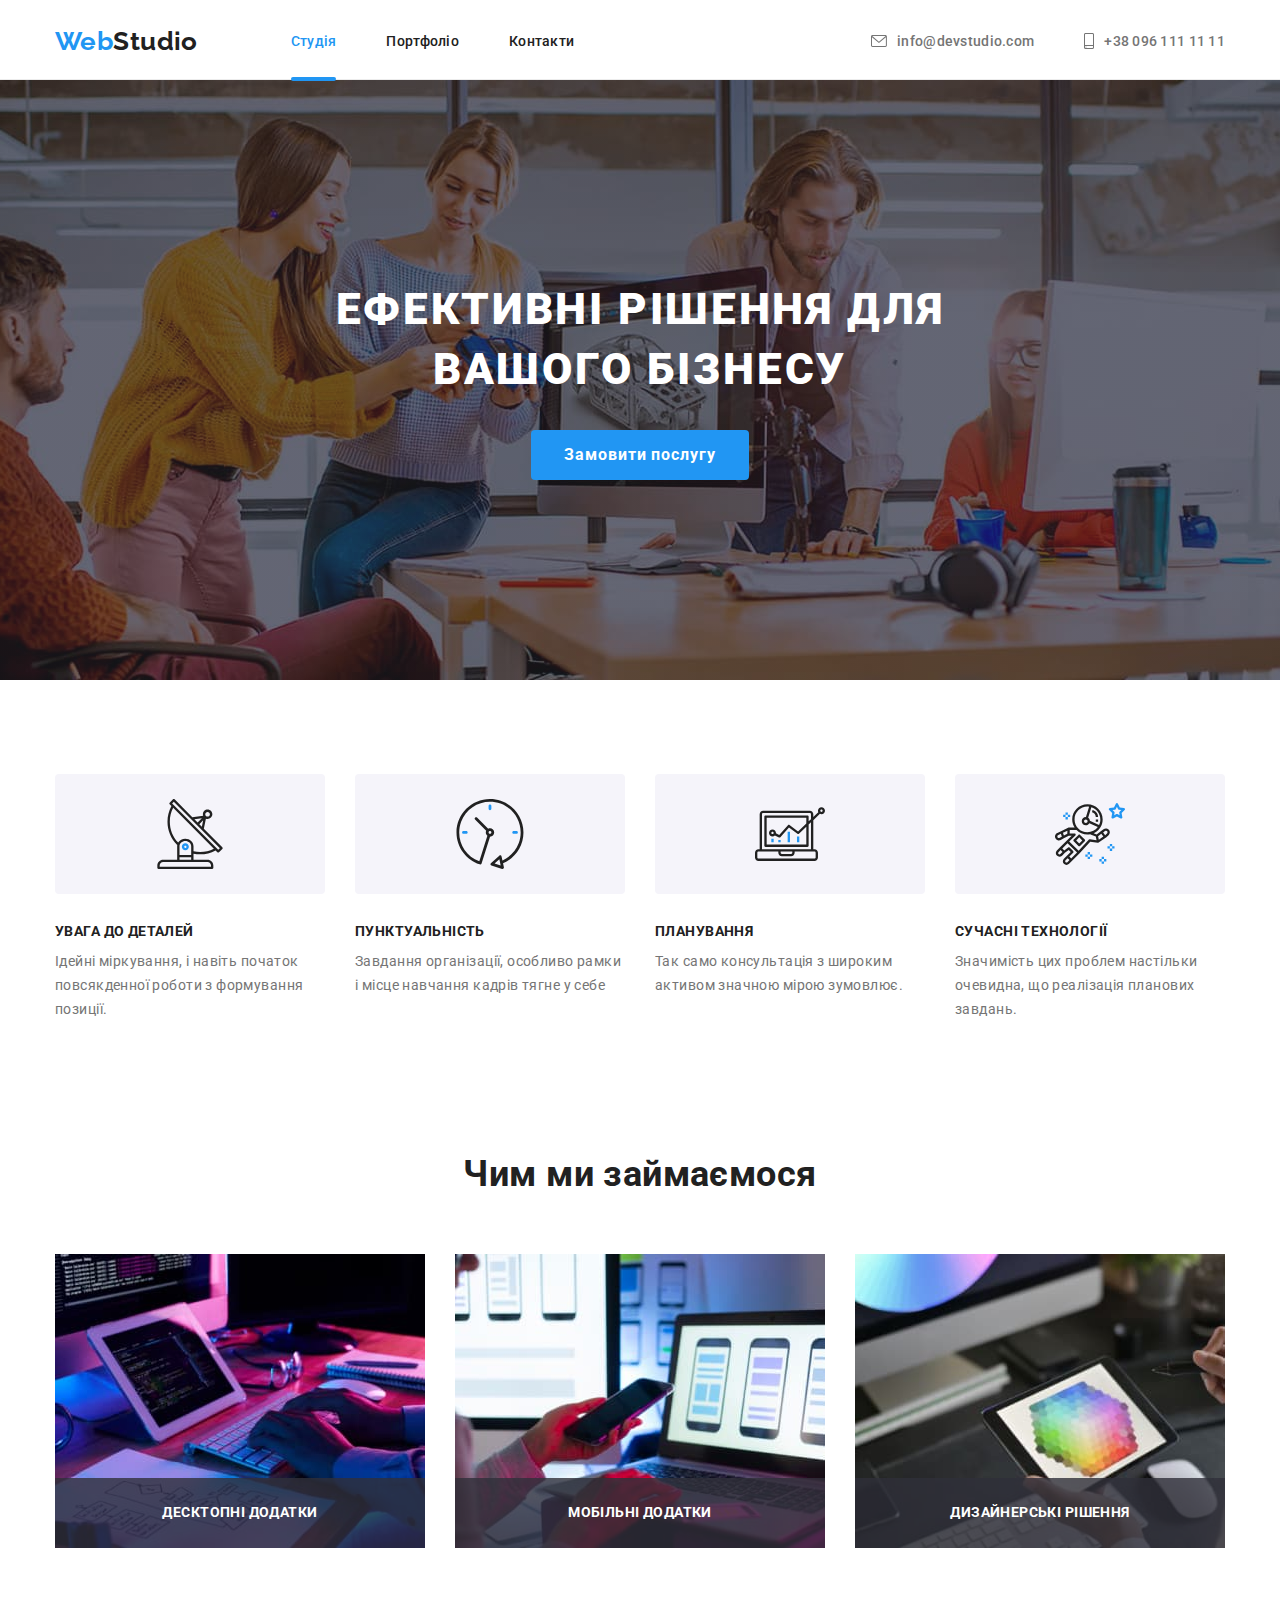
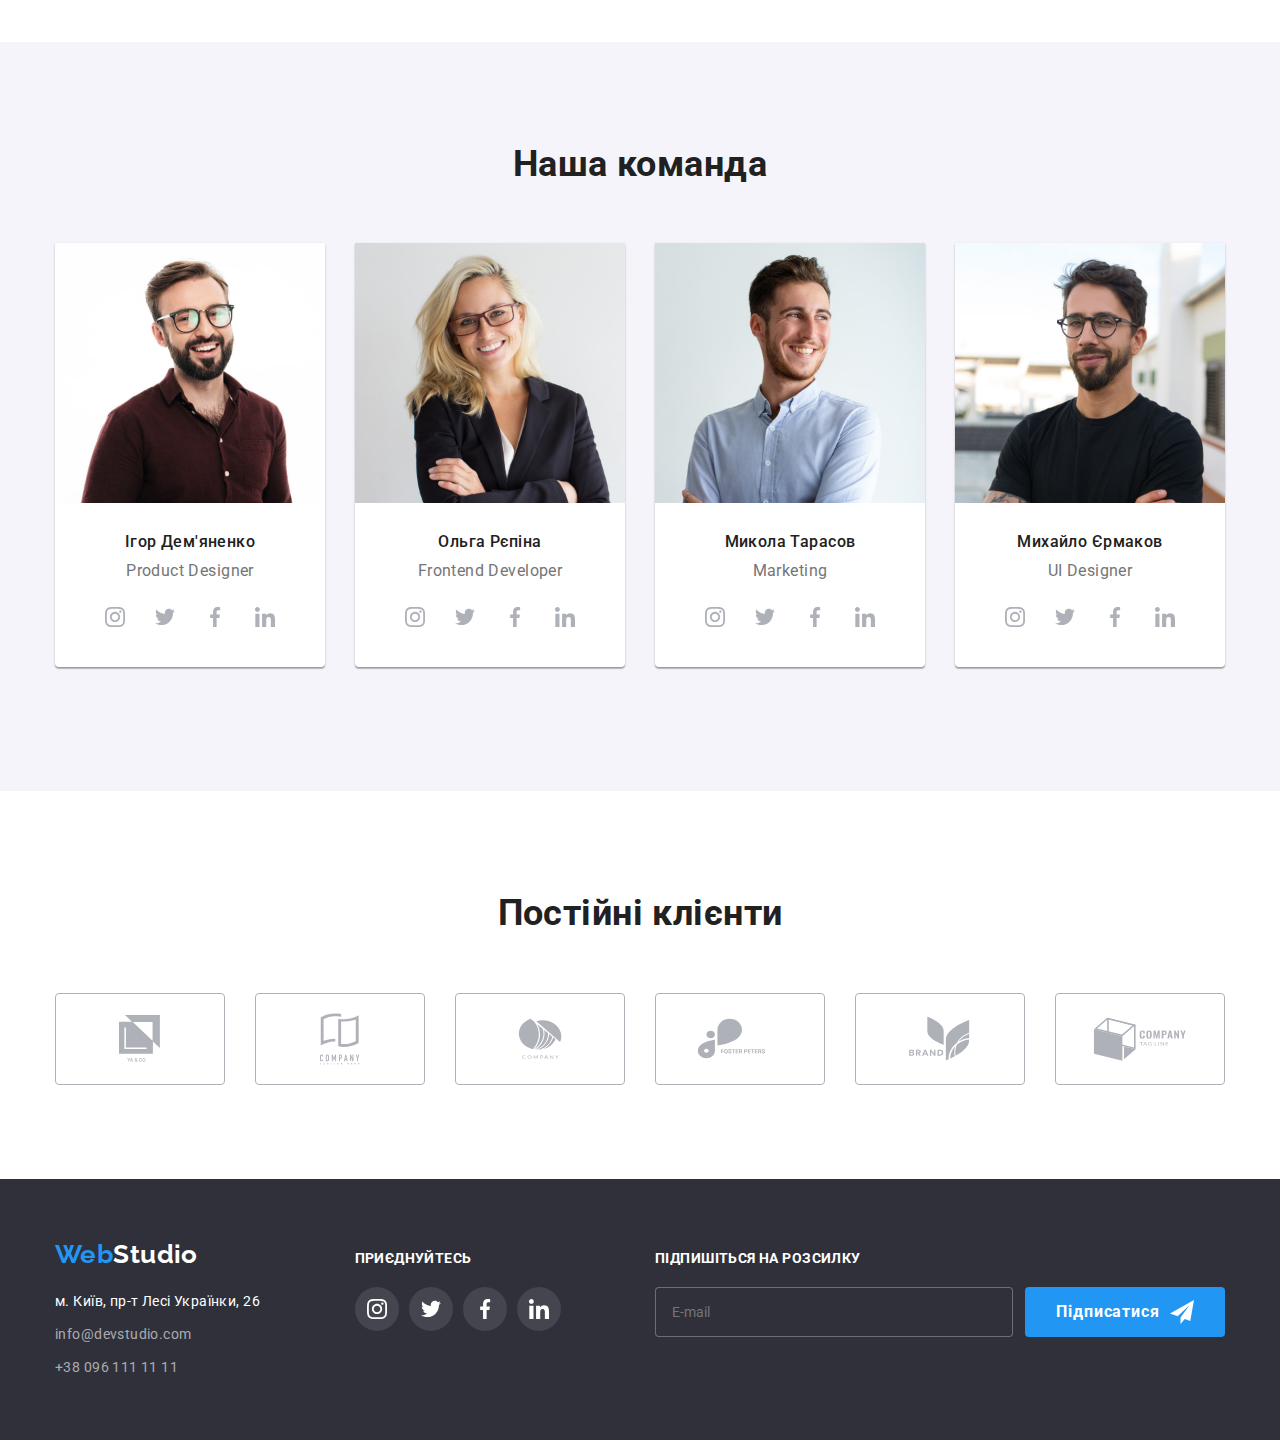
<file: index.html>
<!DOCTYPE html>
<html lang="uk">
  <head>
    <meta charset="UTF-8" />
    <meta http-equiv="X-UA-Compatible" content="IE=edge" />
    <meta name="viewport" content="width=device-width, initial-scale=1.0" />
    <title>WebStudio</title>
    <link rel="preconnect" href="https://fonts.googleapis.com" />
    <link rel="preconnect" href="https://fonts.gstatic.com" crossorigin />
    <link
      href="https://fonts.googleapis.com/css2?family=Raleway:wght@700&family=Roboto:wght@400;500;700;900&display=swap"
      rel="stylesheet"
    />
    <link rel="stylesheet" href="./css/main.min.css" />
  </head>
  <body>
    <!-- Шапка сайту -->
    <header class="header">
      <div class="container header-items">
        <a href="./index.html" class="logo header-logo link"
          >Web<span class="logo-black">Studio</span></a
        >

        <nav class="site-nav">
          <ul class="site-nav-list list">
            <li class="site-nav-item">
              <a class="site-nav-link link current" href="./index.html"
                >Студія</a
              >
            </li>
            <li class="site-nav-item">
              <a class="site-nav-link link" href="./portfolio.html"
                >Портфоліо</a
              >
            </li>
            <li class="site-nav-item">
              <a class="site-nav-link link" href="">Контакти</a>
            </li>
          </ul>
        </nav>

        <ul class="contact list">
          <li class="contact-item">
            <a class="contact-link link" href="mailto:info@devstudio.com"
              ><svg
                class="contact-icon contact-icon-envelope"
                width="16"
                height="12"
              >
                <use href="./images/symbol-defs.svg#icon-envelope"></use>
              </svg>
              info@devstudio.com</a
            >
          </li>
          <li class="contact-item">
            <a class="contact-link link" href="tell:+380961111111"
              ><svg
                class="contact-icon contact-icon-smartphone"
                width="10"
                height="16"
              >
                <use href="./images/symbol-defs.svg#icon-smartphone"></use></svg
              >+38 096 111 11 11</a
            >
          </li>
        </ul>

        <button type="button" class="menu-open" data-menu-open>
          <svg width="40" height="40" aria-label="Перемикач мобільного меню">
            <use href="./images/symbol-defs.svg#icon-menu-40px"></use>
          </svg>
        </button>
      </div>

      <div class="mob-menu is-hidden" data-menu>
        <div class="mob-container">
          <button type="button" class="mob-menu-close" data-menu-close>
            <svg width="40" height="40">
              <use href="./images/symbol-defs.svg#icon-close-40px"></use>
            </svg>
          </button>
          <ul class="mob-menu-list list">
            <li class="mob-menu-item">
              <a class="mob-menu-link link current" href="./index.html"
                >Студія</a
              >
            </li>
            <li class="mob-menu-item">
              <a class="mob-menu-link link" href="./portfolio.html"
                >Портфоліо</a
              >
            </li>
            <li class="mob-menu-item">
              <a class="mob-menu-link link" href="">Контакти</a>
            </li>
          </ul>

          <div class="mob-contacts">
            <ul class="mob-contact list">
              <li class="mob-contact-item">
                <a class="mob-contact-tel link" href="tell:+380961111111"
                  >+38 096 111 11 11</a
                >
              </li>
              <li class="mob-contact-item">
                <a
                  class="mob-contact-mail link"
                  href="mailto:info@devstudio.com"
                >
                  info@devstudio.com</a
                >
              </li>
            </ul>

            <ul class="mob-social list">
              <li class="mob-social-item">
                <a href="" class="mob-social-link link">Instagram</a>
              </li>
              <li class="mob-social-item">
                <a href="" class="mob-social-link link">Twitter</a>
              </li>
              <li class="mob-social-item">
                <a href="" class="mob-social-link link">Facebook</a>
              </li>
              <li class="mob-social-item">
                <a href="" class="mob-social-link link">LinkedIn</a>
              </li>
            </ul>
          </div>
        </div>
      </div>
    </header>

    <!-- Основний і унікальний контент -->
    <main>
      <section class="hero">
        <h1 class="hero--title">
          Ефективні рішення для<br />
          вашого бізнесу
        </h1>
        <button type="button" class="hero--button" data-modal-open>
          Замовити послугу
        </button>
      </section>

      <section class="section features">
        <div class="container">
          <h2 class="section-title visually-hidden">Наші переваги</h2>
          <ul class="features list">
            <li class="features--item">
              <div class="features--pic">
                <svg class="features--icon" width="70" height="70">
                  <use
                    href="./images/symbol-defs.svg#icon-satellite-features"
                  ></use>
                </svg>
              </div>
              <h3 class="features--title title">УВАГА ДО ДЕТАЛЕЙ</h3>
              <p class="features--text">
                Ідейні міркування, і навіть початок повсякденної роботи з
                формування позиції.
              </p>
            </li>
            <li class="features--item">
              <div class="features--pic">
                <svg class="features--icon" width="70" height="70">
                  <use
                    href="./images/symbol-defs.svg#icon-clock-features"
                  ></use>
                </svg>
              </div>
              <h3 class="features--title title">ПУНКТУАЛЬНІСТЬ</h3>
              <p class="features--text">
                Завдання організації, особливо рамки і місце навчання кадрів
                тягне у себе
              </p>
            </li>
            <li class="features--item">
              <div class="features--pic">
                <svg class="features--icon" width="70" height="70">
                  <use
                    href="./images/symbol-defs.svg#icon-diagram-features"
                  ></use>
                </svg>
              </div>
              <h3 class="features--title title">ПЛАНУВАННЯ</h3>
              <p class="features--text">
                Так само консультація з широким активом значною мірою зумовлює.
              </p>
            </li>
            <li class="features--item">
              <div class="features--pic">
                <svg class="features--icon" width="70" height="70">
                  <use
                    href="./images/symbol-defs.svg#icon-astronaut-features"
                  ></use>
                </svg>
              </div>
              <h3 class="features--title title">СУЧАСНІ ТЕХНОЛОГІЇ</h3>
              <p class="features--text">
                Значимість цих проблем настільки очевидна, що реалізація
                планових завдань.
              </p>
            </li>
          </ul>
        </div>
      </section>

      <section class="section work">
        <div class="container">
          <h2 class="section-title">Чим ми займаємося</h2>
          <ul class="work--list list">
            <li class="work--item">
              <div class="work--thumb">
                <img
                  srcset="
                    ./images/work/box-1.jpg    1x,
                    ./images/work/box-1-2x.jpg 2x
                  "
                  src="./images/work/box-1.jpg"
                  alt="пише код на комп'ютері"
                  width="370"
                />
                <div class="work--overlay">
                  <h3 class="work--title title">Десктопні додатки</h3>
                </div>
              </div>
            </li>
            <li class="work--item">
              <div class="work--thumb">
                <img
                  srcset="
                    ./images/work/box-2.jpg    1x,
                    ./images/work/box-2-2x.jpg 2x
                  "
                  src="./images/work/box-2.jpg"
                  alt="обирає мобільний інтерфейс"
                  width="370"
                />
                <div class="work--overlay">
                  <h3 class="work--title title">Мобільні додатки</h3>
                </div>
              </div>
            </li>
            <li class="work--item">
              <div class="work--thumb">
                <img
                  srcset="
                    ./images/work/box-3.jpg    1x,
                    ./images/work/box-3-2x.jpg 2x
                  "
                  src="./images/work/box-3.jpg"
                  alt="обирає колір на планшеті"
                  width="370"
                />
                <div class="work--overlay">
                  <h3 class="work--title title">Дизайнерські рішення</h3>
                </div>
              </div>
            </li>
          </ul>
        </div>
      </section>

      <section class="section team">
        <div class="container">
          <h2 class="section-title">Наша команда</h2>
          <ul class="team-list list">
            <li class="team-item">
              <picture>
                <source
                  srcset="
                    ./images/team/team-1.jpg         1x,
                    ./images/team/team-1-desk-2x.jpg 2x
                  "
                  media="(min-width: 1200px)"
                />
                <source
                  srcset="
                    ./images/team/team-1-tab.jpg    1x,
                    ./images/team/team-1-tab-2x.jpg 2x
                  "
                  media="(min-width: 768px)"
                />
                <source
                  srcset="
                    ./images/team/team-1-mob.jpg    1x,
                    ./images/team/team-1-mob-2x.jpg 2x
                  "
                  media="(max-width: 767px)"
                />
                <img src="./images/team/team-1.jpg" alt="фото 1" width="450" />
              </picture>

              <div class="team-card">
                <h3 class="team-name">Ігор Дем'яненко</h3>
                <p class="team-title" lang="en">Product Designer</p>
                <ul class="social list">
                  <li class="social-item">
                    <a href="" class="social-link">
                      <svg class="social-icon" width="20" height="20">
                        <use
                          href="./images/symbol-defs.svg#icon-instagram"
                        ></use>
                      </svg>
                    </a>
                  </li>
                  <li class="social-item">
                    <a href="" class="social-link">
                      <svg class="social-icon" width="20" height="20">
                        <use href="./images/symbol-defs.svg#icon-twitter"></use>
                      </svg>
                    </a>
                  </li>
                  <li class="social-item">
                    <a href="" class="social-link">
                      <svg class="social-icon" width="20" height="20">
                        <use
                          href="./images/symbol-defs.svg#icon-facebook"
                        ></use>
                      </svg>
                    </a>
                  </li>
                  <li class="social-item">
                    <a href="" class="social-link">
                      <svg class="social-icon" width="20" height="20">
                        <use
                          href="./images/symbol-defs.svg#icon-linkedin"
                        ></use>
                      </svg>
                    </a>
                  </li>
                </ul>
              </div>
            </li>
            <li class="team-item">
              <picture>
                <source
                  srcset="
                    ./images/team/team-2.jpg         1x,
                    ./images/team/team-2-desk-2x.jpg 2x
                  "
                  media="(min-width: 1200px)"
                />
                <source
                  srcset="
                    ./images/team/team-2-tab.jpg    1x,
                    ./images/team/team-2-tab-2x.jpg 2x
                  "
                  media="(min-width: 768px)"
                />
                <source
                  srcset="
                    ./images/team/team-2-mob.jpg    1x,
                    ./images/team/team-2-mob-2x.jpg 2x
                  "
                  media="(max-width: 767px)"
                />
                <img src="./images/team/team-2.jpg" alt="фото 1" width="450" />
              </picture>
              <div class="team-card">
                <h3 class="team-name">Ольга Рєпіна</h3>
                <p class="team-title" lang="en">Frontend Developer</p>
                <ul class="social list">
                  <li class="social-item">
                    <a href="" class="social-link">
                      <svg class="social-icon" width="20" height="20">
                        <use
                          href="./images/symbol-defs.svg#icon-instagram"
                        ></use>
                      </svg>
                    </a>
                  </li>
                  <li class="social-item">
                    <a href="" class="social-link">
                      <svg class="social-icon" width="20" height="20">
                        <use href="./images/symbol-defs.svg#icon-twitter"></use>
                      </svg>
                    </a>
                  </li>
                  <li class="social-item">
                    <a href="" class="social-link">
                      <svg class="social-icon" width="20" height="20">
                        <use
                          href="./images/symbol-defs.svg#icon-facebook"
                        ></use>
                      </svg>
                    </a>
                  </li>
                  <li class="social-item">
                    <a href="" class="social-link">
                      <svg class="social-icon" width="20" height="20">
                        <use
                          href="./images/symbol-defs.svg#icon-linkedin"
                        ></use>
                      </svg>
                    </a>
                  </li>
                </ul>
              </div>
            </li>
            <li class="team-item">
              <picture>
                <source
                  srcset="
                    ./images/team/team-3.jpg         1x,
                    ./images/team/team-3-desk-2x.jpg 2x
                  "
                  media="(min-width: 1200px)"
                />
                <source
                  srcset="
                    ./images/team/team-3-tab.jpg    1x,
                    ./images/team/team-3-tab-2x.jpg 2x
                  "
                  media="(min-width: 768px)"
                />
                <source
                  srcset="
                    ./images/team/team-3-mob.jpg    1x,
                    ./images/team/team-3-mob-2x.jpg 2x
                  "
                  media="(max-width: 767px)"
                />
                <img src="./images/team/team-3.jpg" alt="фото 1" width="450" />
              </picture>
              <div class="team-card">
                <h3 class="team-name">Микола Тарасов</h3>
                <p class="team-title" lang="en">Marketing</p>
                <ul class="social list">
                  <li class="social-item">
                    <a href="" class="social-link">
                      <svg class="social-icon" width="20" height="20">
                        <use
                          href="./images/symbol-defs.svg#icon-instagram"
                        ></use>
                      </svg>
                    </a>
                  </li>
                  <li class="social-item">
                    <a href="" class="social-link">
                      <svg class="social-icon" width="20" height="20">
                        <use href="./images/symbol-defs.svg#icon-twitter"></use>
                      </svg>
                    </a>
                  </li>
                  <li class="social-item">
                    <a href="" class="social-link">
                      <svg class="social-icon" width="20" height="20">
                        <use
                          href="./images/symbol-defs.svg#icon-facebook"
                        ></use>
                      </svg>
                    </a>
                  </li>
                  <li class="social-item">
                    <a href="" class="social-link">
                      <svg class="social-icon" width="20" height="20">
                        <use
                          href="./images/symbol-defs.svg#icon-linkedin"
                        ></use>
                      </svg>
                    </a>
                  </li>
                </ul>
              </div>
            </li>
            <li class="team-item">
              <picture>
                <source
                  srcset="
                    ./images/team/team-4.jpg         1x,
                    ./images/team/team-4-desk-2x.jpg 2x
                  "
                  media="(min-width: 1200px)"
                />
                <source
                  srcset="
                    ./images/team/team-4-tab.jpg    1x,
                    ./images/team/team-4-tab-2x.jpg 2x
                  "
                  media="(min-width: 768px)"
                />
                <source
                  srcset="
                    ./images/team/team-4-mob.jpg    1x,
                    ./images/team/team-4-mob-2x.jpg 2x
                  "
                  media="(max-width: 767px)"
                />
                <img src="./images/team/team-4.jpg" alt="фото 1" width="450" />
              </picture>
              <div class="team-card">
                <h3 class="team-name">Михайло Єрмаков</h3>
                <p class="team-title" lang="en">UI Designer</p>
                <ul class="social list">
                  <li class="social-item">
                    <a href="" class="social-link">
                      <svg class="social-icon" width="20" height="20">
                        <use
                          href="./images/symbol-defs.svg#icon-instagram"
                        ></use>
                      </svg>
                    </a>
                  </li>
                  <li class="social-item">
                    <a href="" class="social-link">
                      <svg class="social-icon" width="20" height="20">
                        <use href="./images/symbol-defs.svg#icon-twitter"></use>
                      </svg>
                    </a>
                  </li>
                  <li class="social-item">
                    <a href="" class="social-link">
                      <svg class="social-icon" width="20" height="20">
                        <use
                          href="./images/symbol-defs.svg#icon-facebook"
                        ></use>
                      </svg>
                    </a>
                  </li>
                  <li class="social-item">
                    <a href="" class="social-link">
                      <svg class="social-icon" width="20" height="20">
                        <use
                          href="./images/symbol-defs.svg#icon-linkedin"
                        ></use>
                      </svg>
                    </a>
                  </li>
                </ul>
              </div>
            </li>
          </ul>
        </div>
      </section>

      <section class="section">
        <div class="container">
          <h2 class="section-title">Постійні клієнти</h2>
          <ul class="client list">
            <li class="client-item">
              <a class="client-link link" href=" ">
                <svg class="client-icon" width="41" height="47">
                  <use href="./images/symbol-defs.svg#icon-client-1"></use>
                </svg>
              </a>
            </li>
            <li class="client-item">
              <a class="client-link link" href=" ">
                <svg class="client-icon" width="40" height="52">
                  <use href="./images/symbol-defs.svg#icon-client-2"></use>
                </svg>
              </a>
            </li>
            <li class="client-item">
              <a class="client-link link" href=" ">
                <svg class="client-icon" width="44" height="41">
                  <use href="./images/symbol-defs.svg#icon-client-3"></use>
                </svg>
              </a>
            </li>
            <li class="client-item">
              <a class="client-link link" href=" ">
                <svg class="client-icon" width="85" height="41">
                  <use href="./images/symbol-defs.svg#icon-client-4"></use>
                </svg>
              </a>
            </li>
            <li class="client-item">
              <a class="client-link link" href=" ">
                <svg class="client-icon" width="63" height="45">
                  <use href="./images/symbol-defs.svg#icon-client-5"></use>
                </svg>
              </a>
            </li>
            <li class="client-item">
              <a class="client-link link" href=" ">
                <svg class="client-icon" width="94" height="44">
                  <use href="./images/symbol-defs.svg#icon-client-6"></use>
                </svg>
              </a>
            </li>
          </ul>
        </div>
      </section>
    </main>

    <!-- Футер -->
    <footer class="footer">
      <div class="container footer-flex">
        <div class="footer-address">
          <a href="./index.html" class="logo footer-logo link"
            >Web<span class="logo-white">Studio</span></a
          >
          <address class="address">
            <ul class="address-list list">
              <li class="address-item">
                <a
                  class="address-link primary link"
                  href="https://goo.gl/maps/5jb4CAZ57KKGYozQA"
                  target="_blank"
                  rel="noopener noreferrer nofollow"
                  >м. Київ, пр-т Лесі Українки, 26</a
                >
              </li>
              <li class="address-item">
                <a
                  class="address-link secondary link"
                  href="mailto:info@devstudio.com"
                  >info@devstudio.com</a
                >
              </li>
              <li class="address-item">
                <a class="address-link secondary link" href="tell:+380961111111"
                  >+38 096 111 11 11</a
                >
              </li>
            </ul>
          </address>
        </div>

        <div class="footer-social">
          <p class="footer-call-to-action">Приєднуйтесь</p>
          <ul class="footer-social-list list">
            <li class="footer-social-item">
              <a href="" class="footer-social-link">
                <svg class="footer-social-icon" width="20" height="20">
                  <use href="./images/symbol-defs.svg#icon-instagram"></use>
                </svg>
              </a>
            </li>
            <li class="footer-social-item">
              <a href="" class="footer-social-link">
                <svg class="footer-social-icon" width="20" height="20">
                  <use href="./images/symbol-defs.svg#icon-twitter"></use>
                </svg>
              </a>
            </li>
            <li class="footer-social-item">
              <a href="" class="footer-social-link">
                <svg class="footer-social-icon" width="20" height="20">
                  <use href="./images/symbol-defs.svg#icon-facebook"></use>
                </svg>
              </a>
            </li>
            <li class="footer-social-item">
              <a href="" class="footer-social-link">
                <svg class="footer-social-icon" width="20" height="20">
                  <use href="./images/symbol-defs.svg#icon-linkedin"></use>
                </svg>
              </a>
            </li>
          </ul>
        </div>

        <form class="subscription">
          <p class="footer-call-to-action">Підпишіться на розсилку</p>
          <div class="subscription-wrapper">
            <input
              type="email"
              name="email"
              id="email"
              placeholder="E-mail"
              class="subscription-input"
            />
            <button type="submit" class="subscription-btn">
              Підписатися<svg class="send-icon" width="24" height="24">
                <use href="./images/symbol-defs.svg#icon-send"></use>
              </svg>
            </button>
          </div>
        </form>
      </div>
    </footer>

    <div class="backdrop is-hidden" data-modal>
      <div class="modal">
        <button type="button" class="modal-btn-close" data-modal-close>
          <svg class="modal-icon-close" width="11" height="11">
            <use href="./images/symbol-defs.svg#icon-close"></use>
          </svg>
        </button>
        <p class="modal-title">Залиште свої дані, ми вам передзвонимо</p>
        <form class="modal-form">
          <div class="modal-field">
            <label for="name" class="modal-label">Ім'я</label>

            <input
              type="text"
              name="user-name"
              id="name"
              class="modal-input"
              required
            />
            <svg class="modal-user-icon" width="18" height="18">
              <use href="./images/symbol-defs.svg#icon-user"></use>
            </svg>
          </div>

          <div class="modal-field">
            <label for="tel" class="modal-label">Телефон</label>

            <input
              type="tel"
              name="user-tel"
              id="tel"
              class="modal-input"
              required
            />
            <svg class="modal-user-icon" width="18" height="18">
              <use href="./images/symbol-defs.svg#icon-phone"></use>
            </svg>
          </div>

          <div class="modal-field">
            <label for="user-email" class="modal-label">Пошта</label>

            <input
              type="email"
              name="user-email"
              id="user-email"
              class="modal-input"
              required
            />
            <svg class="modal-user-icon" width="18" height="18">
              <use href="./images/symbol-defs.svg#icon-email"></use>
            </svg>
          </div>

          <label for="comment" class="modal-label">Коментар</label>
          <textarea
            name="user-comment"
            id="comment"
            class="modal-comment"
            placeholder="Введіть текст"
          ></textarea>

          <label for="policy" class="checkbox-label"
            ><input
              type="checkbox"
              name="policy-check"
              id="policy"
              class="checkbox"
            />

            <svg class="checkbox-icon-none" width="16" height="15">
              <use href="./images/symbol-defs.svg#icon-check-none"></use>
            </svg>

            <svg class="checkbox-icon" width="16" height="15">
              <use href="./images/symbol-defs.svg#icon-check"></use>
            </svg>
            <span class="checkbox-text"
              >Погоджуюся з розсилкою та приймаю
              <a href="" class="checkbox-link"> Умови договору</a></span
            >
          </label>

          <button type="submit" class="btn modal-btn-submit">Відправити</button>
        </form>
      </div>
    </div>

    <script src="./js/mobile-menu.js"></script>
    <script src="./js/modal.js"></script>
  </body>
</html>
</file>
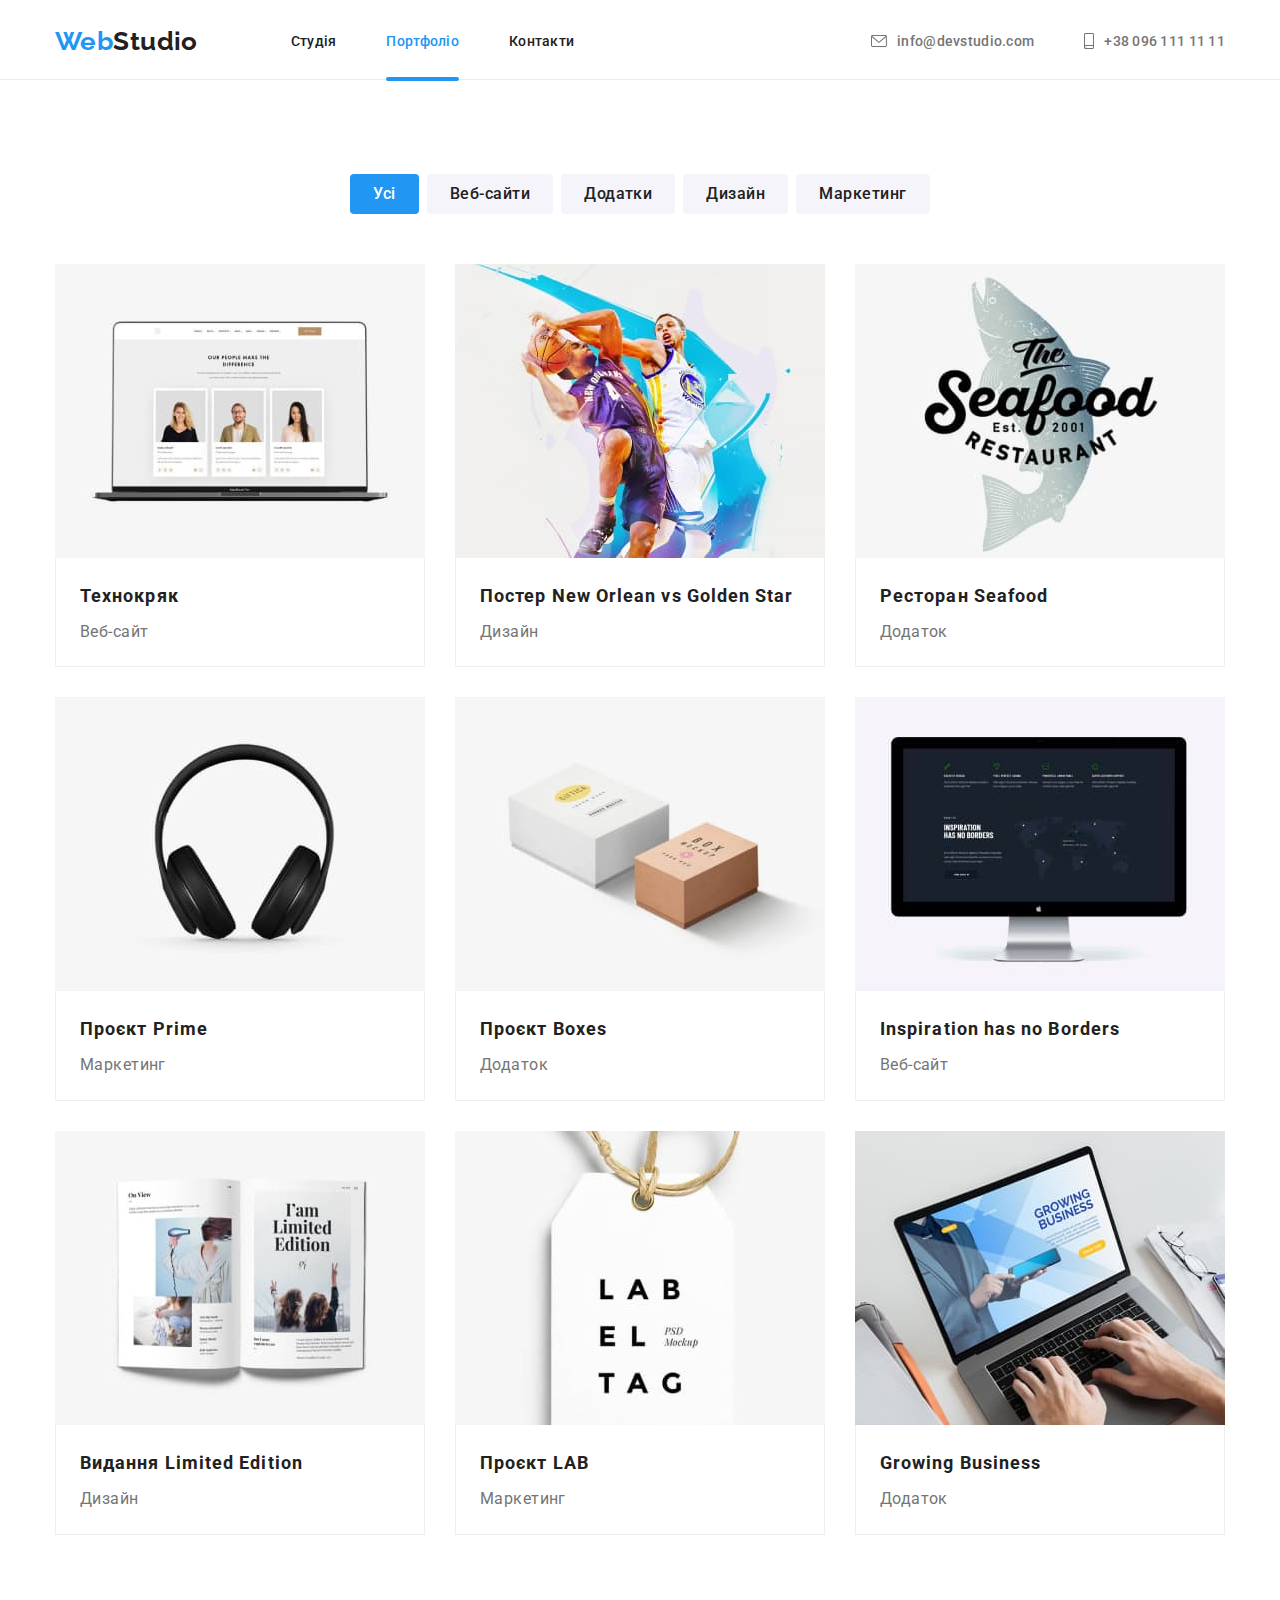
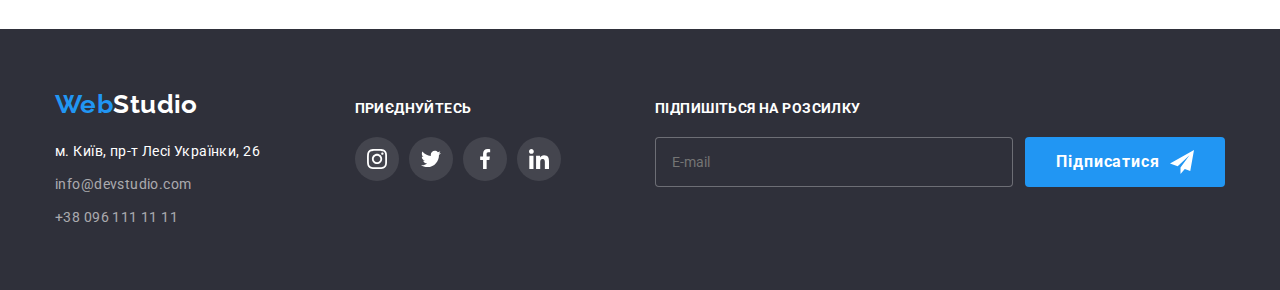
<file: portfolio.html>
<!DOCTYPE html>
<html lang="uk">
  <head>
    <meta charset="UTF-8" />
    <meta http-equiv="X-UA-Compatible" content="IE=edge" />
    <meta name="viewport" content="width=device-width, initial-scale=1.0" />
    <title>WebStudio</title>
    <link rel="preconnect" href="https://fonts.googleapis.com" />
    <link rel="preconnect" href="https://fonts.gstatic.com" crossorigin />
    <link
      href="https://fonts.googleapis.com/css2?family=Raleway:wght@700&family=Roboto:wght@400;500;700;900&display=swap"
      rel="stylesheet"
    />
    <link rel="stylesheet" href="./css/main.min.css" />
  </head>
  <body>
    <!-- Шапка сайту -->
    <header class="header">
      <div class="container header-items">
        <a href="./index.html" class="logo header-logo link"
          >Web<span class="logo-black">Studio</span></a
        >
        <nav class="site-nav">
          <ul class="site-nav-list list">
            <li class="site-nav-item">
              <a class="site-nav-link link" href="./index.html">Студія</a>
            </li>
            <li class="site-nav-item">
              <a class="site-nav-link link current" href="./portfolio.html"
                >Портфоліо</a
              >
            </li>
            <li class="site-nav-item">
              <a class="site-nav-link link" href="">Контакти</a>
            </li>
          </ul>
        </nav>

        <ul class="contact list">
          <li class="contact-item">
            <a class="contact-link link" href="mailto:info@devstudio.com"
              ><svg class="contact-icon" width="16" height="12">
                <use href="./images/symbol-defs.svg#icon-envelope"></use>
              </svg>
              info@devstudio.com</a
            >
          </li>
          <li class="contact-item">
            <a class="contact-link link" href="tell:+380961111111"
              ><svg class="contact-icon" width="10" height="16">
                <use href="./images/symbol-defs.svg#icon-smartphone"></use></svg
              >+38 096 111 11 11</a
            >
          </li>
        </ul>

        <button type="button" class="menu-open" data-menu-open>
          <svg width="40" height="40" aria-label="Перемикач мобільного меню">
            <use href="./images/symbol-defs.svg#icon-menu-40px"></use>
          </svg>
        </button>
      </div>

      <div class="mob-menu is-hidden" data-menu>
        <div class="mob-container">
          <button type="button" class="mob-menu-close" data-menu-close>
            <svg width="40" height="40">
              <use href="./images/symbol-defs.svg#icon-close-40px"></use>
            </svg>
          </button>
          <ul class="mob-menu-list list">
            <li class="mob-menu-item">
              <a class="mob-menu-link link" href="./index.html">Студія</a>
            </li>
            <li class="mob-menu-item">
              <a class="mob-menu-link link current" href="./portfolio.html"
                >Портфоліо</a
              >
            </li>
            <li class="mob-menu-item">
              <a class="mob-menu-link link" href="">Контакти</a>
            </li>
          </ul>

          <div class="mob-contacts">
            <ul class="mob-contact list">
              <li class="mob-contact-item">
                <a class="mob-contact-tel link" href="tell:+380961111111"
                  >+38 096 111 11 11</a
                >
              </li>
              <li class="mob-contact-item">
                <a
                  class="mob-contact-mail link"
                  href="mailto:info@devstudio.com"
                >
                  info@devstudio.com</a
                >
              </li>
            </ul>

            <ul class="mob-social list">
              <li class="mob-social-item">
                <a href="" class="mob-social-link link">Instagram</a>
              </li>
              <li class="mob-social-item">
                <a href="" class="mob-social-link link">Twitter</a>
              </li>
              <li class="mob-social-item">
                <a href="" class="mob-social-link link">Facebook</a>
              </li>
              <li class="mob-social-item">
                <a href="" class="mob-social-link link">LinkedIn</a>
              </li>
            </ul>
          </div>
        </div>
      </div>
    </header>

    <!-- Основний і унікальний контент -->
    <main>
      <section class="section">
        <div class="container">
          <h1 class="section-title visually-hidden">Портфоліо</h1>
          <ul class="filter list">
            <li class="filter-item">
              <button type="button" class="filter-button current">Усі</button>
            </li>
            <li class="filter-item">
              <button type="button" class="filter-button">Веб-сайти</button>
            </li>
            <li class="filter-item">
              <button type="button" class="filter-button">Додатки</button>
            </li>
            <li class="filter-item">
              <button type="button" class="filter-button">Дизайн</button>
            </li>
            <li class="filter-item">
              <button type="button" class="filter-button">Маркетинг</button>
            </li>
          </ul>

          <ul class="project list">
            <li class="project-item">
              <a href="" class="project-link link">
                <div class="project-thumb">
                  <picture>
                    <source
                      srcset="
                        ./images/portfolio/port-1-desk.jpg    1x,
                        ./images/portfolio/port-1-desk-2x.jpg 2x
                      "
                      media="(min-width: 1200px)"
                    />
                    <source
                      srcset="
                        ./images/portfolio/port-1-tab.jpg    1x,
                        ./images/portfolio/port-1-tab-2x.jpg 2x
                      "
                      media="(min-width: 768px)"
                    />
                    <source
                      srcset="
                        ./images/portfolio/port-1-mob.jpg    1x,
                        ./images/portfolio/port-1-mob-2x.jpg 2x
                      "
                      media="(max-width: 767px)"
                    />
                    <img
                      src="./images/portfolio/port-1-desk.jpg"
                      alt="Сторінка веб-сайту на екрані лептопа"
                      width="450"
                    />
                  </picture>

                  <div class="project-overlay">
                    <p class="project-text">
                      Ресурс пропонує комплексні пропозиції з різним рівнем
                      функціоналу та сервісів. Все це дозволить відвідувачу
                      отримати вичерпні відомості про компанію чи приватну
                      особу.
                    </p>
                  </div>
                </div>
                <div class="project-description">
                  <h2 class="project-title">Технокряк</h2>
                  <p class="project-type">Веб-сайт</p>
                </div></a
              >
            </li>
            <li class="project-item">
              <a href="" class="project-link link"
                ><div class="project-thumb">
                  <picture>
                    <source
                      srcset="
                        ./images/portfolio/port-2-desk.jpg    1x,
                        ./images/portfolio/port-2-desk-2x.jpg 2x
                      "
                      media="(min-width: 1200px)"
                    />
                    <source
                      srcset="
                        ./images/portfolio/port-2-tab.jpg    1x,
                        ./images/portfolio/port-2-tab-2x.jpg 2x
                      "
                      media="(min-width: 768px)"
                    />
                    <source
                      srcset="
                        ./images/portfolio/port-2-mob.jpg    1x,
                        ./images/portfolio/port-2-mob-2x.jpg 2x
                      "
                      media="(max-width: 767px)"
                    />
                    <img
                      src="./images/portfolio/port-2-desk.jpg"
                      alt="Два баскетболісти грають у м'яч"
                      width="450"
                    />
                  </picture>

                  <div class="project-overlay">
                    <p class="project-text">
                      Ресурс пропонує комплексні пропозиції з різним рівнем
                      функціоналу та сервісів. Все це дозволить відвідувачу
                      отримати вичерпні відомості про компанію чи приватну
                      особу.
                    </p>
                  </div>
                </div>
                <div class="project-description">
                  <h2 class="project-title">
                    Постер <span lang="en">New Orlean vs Golden Star</span>
                  </h2>
                  <p class="project-type">Дизайн</p>
                </div></a
              >
            </li>
            <li class="project-item">
              <a href="" class="project-link link"
                ><div class="project-thumb">
                  <picture>
                    <source
                      srcset="
                        ./images/portfolio/port-3-desk.jpg    1x,
                        ./images/portfolio/port-3-desk-2x.jpg 2x
                      "
                      media="(min-width: 1200px)"
                    />
                    <source
                      srcset="
                        ./images/portfolio/port-3-tab.jpg    1x,
                        ./images/portfolio/port-3-tab-2x.jpg 2x
                      "
                      media="(min-width: 768px)"
                    />
                    <source
                      srcset="
                        ./images/portfolio/port-3-mob.jpg    1x,
                        ./images/portfolio/port-3-mob-2x.jpg 2x
                      "
                      media="(max-width: 767px)"
                    />
                    <img
                      src="./images/portfolio/port-3-desk.jpg"
                      alt="Логотип ресторану"
                      width="450"
                    />
                  </picture>

                  <div class="project-overlay">
                    <p class="project-text">
                      Ресурс пропонує комплексні пропозиції з різним рівнем
                      функціоналу та сервісів. Все це дозволить відвідувачу
                      отримати вичерпні відомості про компанію чи приватну
                      особу.
                    </p>
                  </div>
                </div>
                <div class="project-description">
                  <h2 class="project-title">
                    Ресторан <span lang="en">Seafood</span>
                  </h2>
                  <p class="project-type">Додаток</p>
                </div></a
              >
            </li>
            <li class="project-item">
              <a href="" class="project-link link">
                <div class="project-thumb">
                  <picture>
                    <source
                      srcset="
                        ./images/portfolio/port-4-desk.jpg    1x,
                        ./images/portfolio/port-4-desk-2x.jpg 2x
                      "
                      media="(min-width: 1200px)"
                    />
                    <source
                      srcset="
                        ./images/portfolio/port-4-tab.jpg    1x,
                        ./images/portfolio/port-4-tab-2x.jpg 2x
                      "
                      media="(min-width: 768px)"
                    />
                    <source
                      srcset="
                        ./images/portfolio/port-4-mob.jpg    1x,
                        ./images/portfolio/port-4-mob-2x.jpg 2x
                      "
                      media="(max-width: 767px)"
                    />
                    <img
                      src="./images/portfolio/port-4-desk.jpg"
                      alt="Навушники"
                      width="450"
                    />
                  </picture>

                  <div class="project-overlay">
                    <p class="project-text">
                      Ресурс пропонує комплексні пропозиції з різним рівнем
                      функціоналу та сервісів. Все це дозволить відвідувачу
                      отримати вичерпні відомості про компанію чи приватну
                      особу.
                    </p>
                  </div>
                </div>
                <div class="project-description">
                  <h2 class="project-title">
                    Проєкт <span lang="en">Prime</span>
                  </h2>
                  <p class="project-type">Маркетинг</p>
                </div></a
              >
            </li>
            <li class="project-item">
              <a href="" class="project-link link"
                ><div class="project-thumb">
                  <picture>
                    <source
                      srcset="
                        ./images/portfolio/port-5-desk.jpg    1x,
                        ./images/portfolio/port-5-desk-2x.jpg 2x
                      "
                      media="(min-width: 1200px)"
                    />
                    <source
                      srcset="
                        ./images/portfolio/port-5-tab.jpg    1x,
                        ./images/portfolio/port-5-tab-2x.jpg 2x
                      "
                      media="(min-width: 768px)"
                    />
                    <source
                      srcset="
                        ./images/portfolio/port-5-mob.jpg    1x,
                        ./images/portfolio/port-5-mob-2x.jpg 2x
                      "
                      media="(max-width: 767px)"
                    />
                    <img
                      src="./images/portfolio/port-5-desk.jpg"
                      alt="Дві коробки"
                      width="450"
                    />
                  </picture>

                  <div class="project-overlay">
                    <p class="project-text">
                      Ресурс пропонує комплексні пропозиції з різним рівнем
                      функціоналу та сервісів. Все це дозволить відвідувачу
                      отримати вичерпні відомості про компанію чи приватну
                      особу.
                    </p>
                  </div>
                </div>
                <div class="project-description">
                  <h2 class="project-title">
                    Проєкт <span lang="en">Boxes</span>
                  </h2>
                  <p class="project-type">Додаток</p>
                </div></a
              >
            </li>
            <li class="project-item">
              <a href="" class="project-link link"
                ><div class="project-thumb">
                  <picture>
                    <source
                      srcset="
                        ./images/portfolio/port-6-desk.jpg    1x,
                        ./images/portfolio/port-6-desk-2x.jpg 2x
                      "
                      media="(min-width: 1200px)"
                    />
                    <source
                      srcset="
                        ./images/portfolio/port-6-tab.jpg    1x,
                        ./images/portfolio/port-6-tab-2x.jpg 2x
                      "
                      media="(min-width: 768px)"
                    />
                    <source
                      srcset="
                        ./images/portfolio/port-6-mob.jpg    1x,
                        ./images/portfolio/port-6-mob-2x.jpg 2x
                      "
                      media="(max-width: 767px)"
                    />
                    <img
                      src="./images/portfolio/port-6 -desk.jpg"
                      alt="Сторінка веб-сайту на моніторі"
                      width="450"
                    />
                  </picture>

                  <div class="project-overlay">
                    <p class="project-text">
                      Ресурс пропонує комплексні пропозиції з різним рівнем
                      функціоналу та сервісів. Все це дозволить відвідувачу
                      отримати вичерпні відомості про компанію чи приватну
                      особу.
                    </p>
                  </div>
                </div>
                <div class="project-description">
                  <h2 class="project-title" lang="en">
                    Inspiration has no Borders
                  </h2>
                  <p class="project-type">Веб-сайт</p>
                </div></a
              >
            </li>
            <li class="project-item">
              <a href="" class="project-link link"
                ><div class="project-thumb">
                  <picture>
                    <source
                      srcset="
                        ./images/portfolio/port-7-desk.jpg    1x,
                        ./images/portfolio/port-7-desk-2x.jpg 2x
                      "
                      media="(min-width: 1200px)"
                    />
                    <source
                      srcset="
                        ./images/portfolio/port-7-tab.jpg    1x,
                        ./images/portfolio/port-7-tab-2x.jpg 2x
                      "
                      media="(min-width: 768px)"
                    />
                    <source
                      srcset="
                        ./images/portfolio/port-7-mob.jpg    1x,
                        ./images/portfolio/port-7-mob-2x.jpg 2x
                      "
                      media="(max-width: 767px)"
                    />
                    <img
                      src="./images/portfolio/port-7-desk.jpg"
                      alt="Розворот друкованого видання"
                      width="450"
                    />
                  </picture>

                  <div class="project-overlay">
                    <p class="project-text">
                      Ресурс пропонує комплексні пропозиції з різним рівнем
                      функціоналу та сервісів. Все це дозволить відвідувачу
                      отримати вичерпні відомості про компанію чи приватну
                      особу.
                    </p>
                  </div>
                </div>
                <div class="project-description">
                  <h2 class="project-title">
                    Видання <span lang="en"> Limited Edition</span>
                  </h2>
                  <p class="project-type">Дизайн</p>
                </div></a
              >
            </li>
            <li class="project-item">
              <a href="" class="project-link link"
                ><div class="project-thumb">
                  <picture>
                    <source
                      srcset="
                        ./images/portfolio/port-8-desk.jpg    1x,
                        ./images/portfolio/port-8-desk-2x.jpg 2x
                      "
                      media="(min-width: 1200px)"
                    />
                    <source
                      srcset="
                        ./images/portfolio/port-8-tab.jpg    1x,
                        ./images/portfolio/port-8-tab-2x.jpg 2x
                      "
                      media="(min-width: 768px)"
                    />
                    <source
                      srcset="
                        ./images/portfolio/port-8-mob.jpg    1x,
                        ./images/portfolio/port-8-mob-2x.jpg 2x
                      "
                      media="(max-width: 767px)"
                    />
                    <img
                      src="./images/portfolio/port-8-desk.jpg"
                      alt="Паперова лейба з текстом"
                      width="450"
                    />
                  </picture>

                  <div class="project-overlay">
                    <p class="project-text">
                      Ресурс пропонує комплексні пропозиції з різним рівнем
                      функціоналу та сервісів. Все це дозволить відвідувачу
                      отримати вичерпні відомості про компанію чи приватну
                      особу.
                    </p>
                  </div>
                </div>
                <div class="project-description">
                  <h2 class="project-title">
                    Проєкт <span lang="en">LAB</span>
                  </h2>
                  <p class="project-type">Маркетинг</p>
                </div></a
              >
            </li>
            <li class="project-item">
              <a href="" class="project-link link"
                ><div class="project-thumb">
                  <picture>
                    <source
                      srcset="
                        ./images/portfolio/port-9-desk.jpg    1x,
                        ./images/portfolio/port-9-desk-2x.jpg 2x
                      "
                      media="(min-width: 1200px)"
                    />
                    <source
                      srcset="
                        ./images/portfolio/port-9-tab.jpg    1x,
                        ./images/portfolio/port-9-tab-2x.jpg 2x
                      "
                      media="(min-width: 768px)"
                    />
                    <source
                      srcset="
                        ./images/portfolio/port-9-mob.jpg    1x,
                        ./images/portfolio/port-9-mob-2x.jpg 2x
                      "
                      media="(max-width: 767px)"
                    />
                    <img
                      src="./images/portfolio/port-9-desk.jpg"
                      alt="Сторінка додатку на екрані лептопу"
                      width="450"
                    />
                  </picture>

                  <div class="project-overlay">
                    <p class="project-text">
                      Ресурс пропонує комплексні пропозиції з різним рівнем
                      функціоналу та сервісів. Все це дозволить відвідувачу
                      отримати вичерпні відомості про компанію чи приватну
                      особу.
                    </p>
                  </div>
                </div>
                <div class="project-description">
                  <h2 class="project-title" lang="en">Growing Business</h2>
                  <p class="project-type">Додаток</p>
                </div></a
              >
            </li>
          </ul>
        </div>
      </section>
    </main>

    <!-- Футер -->
    <footer class="footer">
      <div class="container footer-flex">
        <div class="footer-address">
          <a href="./index.html" class="logo footer-logo link"
            >Web<span class="logo-white">Studio</span></a
          >
          <address class="address">
            <ul class="address-list list">
              <li class="address-item">
                <a
                  class="address-link primary link"
                  href="https://goo.gl/maps/5jb4CAZ57KKGYozQA"
                  target="_blank"
                  rel="noopener noreferrer nofollow"
                  >м. Київ, пр-т Лесі Українки, 26</a
                >
              </li>
              <li class="address-item">
                <a
                  class="address-link secondary link"
                  href="mailto:info@devstudio.com"
                  >info@devstudio.com</a
                >
              </li>
              <li class="address-item">
                <a class="address-link secondary link" href="tell:+380961111111"
                  >+38 096 111 11 11</a
                >
              </li>
            </ul>
          </address>
        </div>

        <div class="footer-social">
          <p class="footer-call-to-action">Приєднуйтесь</p>
          <ul class="footer-social-list list">
            <li class="footer-social-item">
              <a href="" class="footer-social-link">
                <svg class="footer-social-icon" width="20" height="20">
                  <use href="./images/symbol-defs.svg#icon-instagram"></use>
                </svg>
              </a>
            </li>
            <li class="footer-social-item">
              <a href="" class="footer-social-link">
                <svg class="footer-social-icon" width="20" height="20">
                  <use href="./images/symbol-defs.svg#icon-twitter"></use>
                </svg>
              </a>
            </li>
            <li class="footer-social-item">
              <a href="" class="footer-social-link">
                <svg class="footer-social-icon" width="20" height="20">
                  <use href="./images/symbol-defs.svg#icon-facebook"></use>
                </svg>
              </a>
            </li>
            <li class="footer-social-item">
              <a href="" class="footer-social-link">
                <svg class="footer-social-icon" width="20" height="20">
                  <use href="./images/symbol-defs.svg#icon-linkedin"></use>
                </svg>
              </a>
            </li>
          </ul>
        </div>

        <form class="subscription">
          <p class="footer-call-to-action">Підпишіться на розсилку</p>
          <div class="subscription-wrapper">
            <input
              type="email"
              name="email"
              id="email"
              placeholder="E-mail"
              class="subscription-input"
            />
            <button type="submit" class="btn subscription-btn">
              Підписатися<svg class="send-icon" width="24" height="24">
                <use href="./images/symbol-defs.svg#icon-send"></use>
              </svg>
            </button>
          </div>
        </form>
      </div>
    </footer>

    <script src="./js/mobile-menu.js"></script>
  </body>
</html>
</file>
<file: css/main.min.css>
/*! modern-normalize v1.1.0 | MIT License | https://github.com/sindresorhus/modern-normalize */*,::before,::after{box-sizing:border-box}html{line-height:1.15;-webkit-text-size-adjust:100%;-moz-tab-size:4;-o-tab-size:4;tab-size:4}body{margin:0;font-family:system-ui,-apple-system,"Segoe UI",Roboto,Helvetica,Arial,sans-serif,"Apple Color Emoji","Segoe UI Emoji"}hr{height:0;color:inherit}abbr[title]{-webkit-text-decoration:underline dotted;text-decoration:underline dotted}b,strong{font-weight:bolder}code,kbd,samp,pre{font-family:ui-monospace,SFMono-Regular,Consolas,"Liberation Mono",Menlo,monospace;font-size:1em}small{font-size:80%}sub,sup{font-size:75%;line-height:0;position:relative;vertical-align:baseline}sub{bottom:-0.25em}sup{top:-0.5em}table{text-indent:0;border-color:inherit}button,input,optgroup,select,textarea{font-family:inherit;font-size:100%;line-height:1.15;margin:0}button,select{text-transform:none}button,[type=button],[type=reset],[type=submit]{-webkit-appearance:button}::-moz-focus-inner{border-style:none;padding:0}:-moz-focusring{outline:1px dotted ButtonText}:-moz-ui-invalid{box-shadow:none}legend{padding:0}progress{vertical-align:baseline}::-webkit-inner-spin-button,::-webkit-outer-spin-button{height:auto}[type=search]{-webkit-appearance:textfield;outline-offset:-2px}::-webkit-search-decoration{-webkit-appearance:none}::-webkit-file-upload-button{-webkit-appearance:button;font:inherit}summary{display:list-item}h1,h2,h3,h4,h5,h6,p{margin:0}ul,ol{margin:0;padding-left:0}button{cursor:pointer}address{font-style:normal}img{display:block;max-width:100%;height:auto;width:100%}.filter-button,.hero--button,.modal-btn-submit,.subscription-btn{display:inline-block;border:1px solid rgba(0,0,0,0);border-radius:4px;font-family:inherit;font-size:16px;text-align:center}.visually-hidden{position:absolute;width:1px;height:1px;margin:-1px;border:0;padding:0;white-space:nowrap;-webkit-clip-path:inset(100%);clip-path:inset(100%);clip:rect(0 0 0 0);overflow:hidden}body{background-color:#fff;color:#757575;font-family:Roboto,sans-serif;font-size:14px;letter-spacing:.03em}.list{list-style:none}.link{text-decoration:none}.is-hidden{visibility:hidden;pointer-events:none;opacity:0}.container{width:100%;padding-left:15px;padding-right:15px;margin-left:auto;margin-right:auto}@media screen and (min-width: 480px){.container{max-width:480px}}@media screen and (min-width: 768px){.container{max-width:768px}}@media screen and (min-width: 1200px){.container{max-width:1200px}}.section{padding-top:60px;padding-bottom:60px;background-color:#fff}@media screen and (min-width: 1200px){.section{padding-top:94px;padding-bottom:94px}}.section-title{margin-bottom:30px;color:#212121;font-size:28px;line-height:1.18;text-align:center}@media screen and (min-width: 1200px){.section-title{margin-bottom:50px;font-size:36px;line-height:1.6}}.title{font-size:14px;line-height:1.14;text-transform:uppercase}.logo{display:block;font-family:Raleway,sans-serif;color:#2196f3;font-weight:700;font-size:24px;line-height:1.7}@media screen and (min-width: 1200px){.logo{font-size:26px;line-height:1.19}}.logo-black{color:#212121}.logo-white{color:#fff}.site-nav{display:none}@media screen and (min-width: 768px){.site-nav{display:flex;align-items:center}}@media screen and (min-width: 1200px){.site-nav{margin-right:auto}}.site-nav .site-nav-list{display:flex;gap:50px}.site-nav-link.link{position:relative;color:#212121;font-weight:500;line-height:1.14;letter-spacing:.02em;padding-top:32px;padding-bottom:32px;transition:color 250ms cubic-bezier(0.4, 0, 0.2, 1)}.site-nav-link:hover,.site-nav-link:focus{color:#2196f3}.site-nav-link.current{color:#2196f3}.site-nav-link.current::after{content:"";position:absolute;bottom:0;left:0;width:100%;height:4px;border-radius:2px;background-color:#2196f3}.contact{display:none}@media screen and (min-width: 768px){.contact{display:block}}@media screen and (min-width: 1200px){.contact{display:flex;gap:50px}}.contact-item{align-items:center}@media screen and (min-width: 768px)and (max-width: 1200px){.contact-item:not(:last-child){margin-bottom:10px}}.contact-link{display:flex;align-items:center;color:#757575;font-weight:500;font-size:12px;line-height:1.1666666667;letter-spacing:.02em;transition:color 250ms cubic-bezier(0.4, 0, 0.2, 1)}@media screen and (min-width: 1200px){.contact-link{font-size:14px;line-height:1.1428571429}}.contact-icon{fill:currentColor;margin-right:10px}@media screen and (min-width: 768px)and (max-width: 1200px){.contact-icon-envelope{width:14px;height:10px}}@media screen and (min-width: 768px)and (max-width: 1200px){.contact-icon-smartphone{width:10px;height:14px}}.contact-link:hover,.contact-link:focus{color:#2196f3}.social{display:flex;gap:10px;justify-content:center}.social-item{width:40px;height:40px}.social-link{display:flex;justify-content:center;align-items:center;width:100%;height:100%;border-radius:50%;background-color:#fff;fill:#afb1b8;transition:background-color 250ms cubic-bezier(0.4, 0, 0.2, 1),fill 250ms cubic-bezier(0.4, 0, 0.2, 1)}.social-link:hover,.social-link:focus{background-color:#2196f3;fill:#fff}@media screen and (min-width: 1200px){.subscription-wrapper{display:flex;align-items:baseline;gap:12px}}.subscription-input{display:block;margin-right:auto;margin-left:auto;width:100%;height:50px;padding:15px 16px;margin-bottom:20px;border:1px solid rgba(255,255,255,.3);border-radius:4px;background-color:#2f303a;color:#fff}@media screen and (min-width: 768px){.subscription-input{width:450px}}@media screen and (min-width: 1200px){.subscription-input{width:358px;display:inline-flex;margin-right:0;margin-left:0;margin-bottom:0}}.subscription-btn{min-width:200px;height:50px;display:inline-flex;align-items:center;justify-content:center;background-color:#2196f3;color:#fff;font-weight:700;line-height:1.8;letter-spacing:.06em;transform:box-shadow 250ms cubic-bezier(0.4, 0, 0.2, 1)}.subscription-btn .send-icon{fill:#fff;margin-left:10px}.subscription-btn:hover,.subscription-btn:focus{box-shadow:0px 4px 4px rgba(0,0,0,.15)}.backdrop{position:fixed;top:0;left:0;z-index:1;width:100vw;height:100vh;background-color:rgba(0,0,0,.2);visibility:visible;opacity:1;transition:opacity 250ms cubic-bezier(0.4, 0, 0.2, 1),visibility 250ms cubic-bezier(0.4, 0, 0.2, 1)}.backdrop.is-hidden{visibility:hidden;pointer-events:none;opacity:0}.backdrop.is-hidden .modal{transform:translate(-50%, -50%) scale(1.1)}.modal{position:absolute;top:50%;left:50%;width:95%;padding:40px;background-color:#fff;box-shadow:0px 1px 3px rgba(0,0,0,.12),0px 1px 1px rgba(0,0,0,.14),0px 2px 1px rgba(0,0,0,.2);border-radius:4px;transform:translate(-50%, -50%) scale(1);transition:transform 250ms cubic-bezier(0.4, 0, 0.2, 1)}@media screen and (min-width: 480px)and (max-width: 1200px){.modal{width:450px}}@media screen and (min-width: 1200px){.modal{width:528px}}.modal-title{font-weight:700;font-size:20px;line-height:1.15;text-align:center;margin-bottom:12px;color:#212121}.modal-field{position:relative;margin-bottom:10px}.modal-label{display:block;font-size:12px;line-height:1.16;letter-spacing:.01em;margin-bottom:4px}.modal-user-icon{position:absolute;left:15px;top:50%;transition:fill 250ms cubic-bezier(0.4, 0, 0.2, 1)}.modal-input{width:100%;height:40px;border:1px solid rgba(33,33,33,.2);border-radius:4px;padding:0;margin:0;padding-left:42px;outline:rgba(0,0,0,0);transition:border-color 250ms cubic-bezier(0.4, 0, 0.2, 1)}.modal-input:focus{border-color:#2196f3}.modal-input:focus+.modal-user-icon{fill:#2196f3}.modal-comment{display:block;width:100%;min-height:120px;padding:12px 16px;border:1px solid rgba(33,33,33,.2);border-radius:4px;margin-bottom:20px;outline:rgba(0,0,0,0);resize:none;transition:border-color 250ms cubic-bezier(0.4, 0, 0.2, 1)}.modal-comment:focus{border-color:#2196f3}.modal-comment::-moz-placeholder{font-size:12px;line-height:1.16;letter-spacing:.01em;color:rgba(117,117,117,.5)}.modal-comment:-ms-input-placeholder{font-size:12px;line-height:1.16;letter-spacing:.01em;color:rgba(117,117,117,.5)}.modal-comment::placeholder{font-size:12px;line-height:1.16;letter-spacing:.01em;color:rgba(117,117,117,.5)}.checkbox{appearance:none;-webkit-appearance:none;-moz-appearance:none}.checkbox-label{position:relative;display:flex;align-items:center;justify-content:center;margin-bottom:30px}.checkbox-icon-none{position:absolute;top:50%;left:0;transform:translateY(-50%);opacity:1;transition:opacity 250ms cubic-bezier(0.4, 0, 0.2, 1)}.checkbox-icon{position:absolute;top:50%;left:0;transform:translateY(-50%);opacity:0;fill:#2196f3;transition:opacity 250ms cubic-bezier(0.4, 0, 0.2, 1)}.checkbox:checked~.checkbox-icon-none{opacity:0}.checkbox:checked~.checkbox-icon{opacity:1}.checkbox-text{font-size:12px;line-height:1.1666666667;text-align:center;margin-left:10px}@media screen and (min-width: 1200px){.checkbox-text{font-size:14px;line-height:1.7142857143}}.checkbox-link{color:#2196f3;margin-left:5px}.modal-btn-submit{padding:10px 52px;min-width:200px;margin:0 auto;display:flex;background-color:#2196f3;color:#fff;font-weight:700;line-height:1.8;letter-spacing:.06em;transform:box-shadow 250ms cubic-bezier(0.4, 0, 0.2, 1)}.modal-btn-submit:hover,.modal-btn-submit:focus{box-shadow:0px 4px 4px rgba(0,0,0,.15)}.modal-btn-close{position:absolute;top:8px;right:8px;width:30px;height:30px;background-color:rgba(0,0,0,0);border:1px solid rgba(0,0,0,.1);border-radius:50%;transition:fill 250ms cubic-bezier(0.4, 0, 0.2, 1)}.modal-btn-close:hover,.modal-btn-close:focus{fill:#2196f3}.header{background-color:#fff;border-bottom:1px solid #ececec;height:60px;padding-top:16px;padding-bottom:16px}@media screen and (min-width: 768px){.header{padding-top:21px;padding-bottom:21px;height:80px}}@media screen and (min-width: 1200px){.header{padding-top:26px;padding-bottom:26px}}.header-mobile{display:flex;justify-content:space-between}.header-items{display:flex;justify-content:space-between;align-items:center}@media screen and (min-width: 1200px){.header-items{max-width:1200px;justify-content:start}}@media screen and (min-width: 1200px){.header-logo{margin-right:93px}}.menu-open{display:inline-flex;margin:0;padding:0;border:none;border-color:rgba(0,0,0,0);background-color:rgba(0,0,0,0);fill:#212121}.menu-open:hover,.menu-open:focus{fill:#2196f3}@media screen and (min-width: 768px){.menu-open{display:none}}.mob-container{padding:48px 83px 48px 40px;height:100%;display:flex;flex-direction:column;justify-content:space-between;overflow:auto}.mob-menu{position:fixed;top:0;left:0;z-index:1;width:100vw;height:100vh;background-color:#fff}@media screen and (min-width: 768px){.mob-menu{display:none}}.mob-menu-close{position:absolute;top:21px;right:25px;display:inline-flex;margin:0;padding:0;border:none;border-color:rgba(0,0,0,0);background-color:rgba(0,0,0,0);margin-bottom:8px;fill:#212121}.mob-menu-close:hover,.mob-menu-close:focus{fill:#2196f3}.mob-menu-item:not(:last-child){margin-bottom:32px}.mob-menu-list{margin-bottom:64px}.mob-menu-link{font-weight:500;font-size:40px;line-height:1.175;letter-spacing:.02em;color:#212121}.mob-menu-link:hover,.mob-menu-link:focus{color:#2196f3}.mob-menu-link.current{color:#2196f3}.mob-contact{margin-bottom:64px}.mob-contact-item:not(:last-child){margin-bottom:32px}.mob-contact-tel{font-weight:500;font-size:22px;line-height:1.1764705882;letter-spacing:.02em;color:#2196f3}@media screen and (min-width: 480px){.mob-contact-tel{font-size:34px}}.mob-contact-mail{font-weight:500;font-size:24px;line-height:28px;letter-spacing:.02em;color:#757575}.mob-social{display:flex;flex-wrap:wrap;gap:40px}@media screen and (min-width: 480px){.mob-social{gap:20px}}.mob-social-link{position:relative;font-weight:500;font-size:18px;line-height:1.22;letter-spacing:.02em;color:#2196f3}.mob-social-item:not(:last-child):after{position:absolute;margin-left:10px;content:"";width:1px;height:22px;background-color:rgba(33,33,33,.2)}.hero{text-align:center;background-image:linear-gradient(to right, rgba(47, 48, 58, 0.4), rgba(47, 48, 58, 0.4)),url(../images/hero/hero-bg-mob.jpg);background-color:#c4c4c4;background-repeat:no-repeat;background-position:center;background-size:cover;margin:0 auto;padding-top:118px;padding-bottom:118px;max-width:1600px}@media(min-device-pixel-ratio: 2),(-webkit-min-device-pixel-ratio: 2),(min-resolution: 192dpi),(min-resolution: 2dppx){.hero{background-image:linear-gradient(to right, rgba(47, 48, 58, 0.4), rgba(47, 48, 58, 0.4)),url(../images/hero/hero-bg-mob-2x.jpg)}}@media screen and (min-width: 768px){.hero{background-image:linear-gradient(to right, rgba(47, 48, 58, 0.4), rgba(47, 48, 58, 0.4)),url(../images/hero/hero-bg-tab.jpg)}}@media screen and (min-width: 768px)and (min-device-pixel-ratio: 2),screen and (min-width: 768px)and (-webkit-min-device-pixel-ratio: 2),screen and (min-width: 768px)and (min-resolution: 192dpi),screen and (min-width: 768px)and (min-resolution: 2dppx){.hero{background-image:linear-gradient(to right, rgba(47, 48, 58, 0.4), rgba(47, 48, 58, 0.4)),url(../images/hero/hero-bg-tab-2x.jpg)}}@media screen and (min-width: 1200px){.hero{padding-top:200px;padding-bottom:200px;background-image:linear-gradient(to right, rgba(47, 48, 58, 0.4), rgba(47, 48, 58, 0.4)),url(../images/hero/hero-bg-desk.jpg)}}@media screen and (min-width: 1200px)and (min-device-pixel-ratio: 2),screen and (min-width: 1200px)and (-webkit-min-device-pixel-ratio: 2),screen and (min-width: 1200px)and (min-resolution: 192dpi),screen and (min-width: 1200px)and (min-resolution: 2dppx){.hero{background-image:linear-gradient(to right, rgba(47, 48, 58, 0.4), rgba(47, 48, 58, 0.4)),url(../images/hero/hero-bg-desk-2x.jpg)}}.hero--title{margin-bottom:30px;margin-left:auto;margin-right:auto;color:#fff;font-weight:900;letter-spacing:.06em;text-transform:uppercase;font-size:26px;line-height:1.6153846154}@media screen and (min-width: 1200px){.hero--title{font-size:44px;line-height:1.36}}.hero--button{padding:10px 32px;min-width:216px;margin:0 auto;display:flex;background-color:#2196f3;color:#fff;font-weight:700;line-height:1.8;letter-spacing:.06em;transform:box-shadow 250ms cubic-bezier(0.4, 0, 0.2, 1)}.hero--button:hover,.hero--button:focus{box-shadow:0px 4px 4px rgba(0,0,0,.15)}@media screen and (min-width: 768px){.features{display:flex;flex-wrap:wrap;gap:30px}}.features--item{width:100%}@media screen and (min-width: 768px){.features--item{flex-basis:calc((100% - 30px)/2)}}@media screen and (min-width: 1200px){.features--item{flex-basis:calc((100% - 90px)/4)}}.features--item:not(:last-child){margin-bottom:30px}.features--pic{display:flex;justify-content:center;align-items:center;width:100%;height:120px;background:#f5f4fa;border-radius:4px;margin-bottom:30px}.features--title{text-align:center;margin-bottom:10px;color:#212121}@media screen and (min-width: 768px){.features--title{text-align:left}}.features--text{line-height:1.71}.work{padding-top:0;display:none}@media screen and (max-width: 1229px){.work{display:none}}@media screen and (min-width: 1200px){.work{display:block;padding-top:0}.work--list{display:flex;gap:30px}.work--thumb{position:relative;z-index:0}.work--overlay{position:absolute;bottom:0;left:0;display:flex;justify-content:center;align-items:center;width:100%;height:70px;background:rgba(47,48,58,.8)}.work--title{color:#fff}}.team{background-color:#f5f4fa}@media screen and (min-width: 768px){.team-list{display:flex;flex-wrap:wrap;gap:30px}}@media screen and (min-width: 1200px){.team-list{display:flex;gap:30px}}.team-item{background-color:#fff;box-shadow:0px 1px 3px rgba(0,0,0,.12),0px 1px 1px rgba(0,0,0,.14),0px 2px 1px rgba(0,0,0,.2);border-radius:0px 0px 4px 4px;max-width:450px;margin-bottom:30px}@media screen and (min-width: 768px){.team-item{flex-basis:calc((100% - 30px)/2)}}@media screen and (min-width: 1200px){.team-item{flex-basis:calc((100% - 90px)/4)}}.team-card{padding-top:30px;padding-bottom:30px;text-align:center}.team-name{margin-bottom:10px;color:#212121;font-weight:500;font-size:16px;line-height:1.18}.team-title{font-size:16px;line-height:1.18;margin-bottom:16px}.client{display:flex;flex-wrap:wrap;gap:30px}.client-item{width:calc((100% - 30px)/2);height:92px}@media screen and (min-width: 768px){.client-item{width:calc((100% - 60px)/3)}}@media screen and (min-width: 1200px){.client-item{width:calc((100% - 150px)/6)}}.client-link{display:flex;justify-content:center;align-items:center;width:100%;height:100%;border:1px solid #afb1b8;border-radius:4px;fill:#afb1b8;transition:border-color 250ms cubic-bezier(0.4, 0, 0.2, 1),fill 250ms cubic-bezier(0.4, 0, 0.2, 1)}.client-link:hover,.client-link:focus{border-color:#2196f3;fill:#2196f3}.filter{display:flex;flex-wrap:wrap;gap:8px;margin-bottom:40px}@media screen and (min-width: 470px)and (max-width: 767px){.filter{gap:11px}}@media screen and (min-width: 768px){.filter{justify-content:center;margin-bottom:30px}}@media screen and (min-width: 1200px){.filter{margin-bottom:50px}}@media screen and (max-width: 767px){.filter-item{margin-bottom:15px}}.filter-button{padding:6px 22px;background-color:#f5f4fa;color:#212121;font-weight:500;line-height:1.6;letter-spacing:.03em;transition:background-color 250ms cubic-bezier(0.4, 0, 0.2, 1),color 250ms cubic-bezier(0.4, 0, 0.2, 1),box-shadow 250ms cubic-bezier(0.4, 0, 0.2, 1)}.filter-button:hover,.filter-button:focus{background-color:#2196f3;color:#fff;box-shadow:0px 4px 4px rgba(0,0,0,.25)}.filter-button.current{background-color:#2196f3;color:#fff}@media screen and (min-width: 768px){.project{display:flex;flex-wrap:wrap;gap:30px}}@media screen and (max-width: 768px){.project-item:not(:last-child){margin-bottom:30px}}@media screen and (min-width: 768px){.project-item{flex-basis:calc((100% - 30px)/2)}}@media screen and (min-width: 1200px){.project-item{flex-basis:calc((100% - 60px)/3)}}.project-link{display:flex;flex-direction:column;height:100%;box-shadow:none;transition:box-shadow 250ms cubic-bezier(0.4, 0, 0.2, 1)}.project-thumb{position:relative;overflow:hidden}.project-overlay{position:absolute;top:0;left:0;width:100%;height:100%;padding:63px 24px;background-color:rgba(33,150,243,.9);transform:translateY(100%);transition:transform 250ms cubic-bezier(0.4, 0, 0.2, 1)}.project-link:hover,.project-link:focus{box-shadow:0px 1px 1px rgba(0,0,0,.12),0px 4px 4px rgba(0,0,0,.06),1px 4px 6px rgba(0,0,0,.16)}.project-link:hover .project-overlay,.project-link:focus .project-overlay{transform:translateY(0)}.project-text{font-size:18px;line-height:1.56;color:#fff}.project-description{flex-grow:1;padding:20px 24px;border:1px solid #eee;border-top:rgba(0,0,0,0);background-color:#fff}.project-title{margin-bottom:4px;color:#212121;font-size:18px;line-height:2;letter-spacing:.06em}.project-type{font-size:16px;line-height:1.8;color:#757575}.footer{padding-top:60px;padding-bottom:60px;background-color:#2f303a;text-align:center}@media screen and (min-width: 768px){.footer-flex{display:flex;flex-wrap:wrap;justify-content:space-around;align-items:baseline}}@media screen and (min-width: 1200px){.footer-flex{display:flex;align-items:baseline;justify-content:space-between}}.footer-logo{margin-bottom:20px}.footer-call-to-action{margin-bottom:20px;font-weight:700;color:#fff;font-size:14px;line-height:1.14;text-transform:uppercase}@media screen and (min-width: 1200px){.footer-call-to-action{text-align:start}}@media screen and (max-width: 1199px){.footer-address{margin-bottom:60px}}@media screen and (min-width: 1200px){.footer-address{text-align:left}}.address-item:not(:last-child){margin-bottom:8px}@media screen and (min-width: 1200px){.address-item:not(:last-child){margin-bottom:9px}}.address-link{line-height:1.71}.address-link.primary{color:#fff;transition:color 250ms cubic-bezier(0.4, 0, 0.2, 1)}.address-link.secondary{color:rgba(255,255,255,.6);transition:color 250ms cubic-bezier(0.4, 0, 0.2, 1)}.address-link.primary:hover,.address .address-link.primary:focus{color:#2196f3}.address-link.secondary:hover,.address-link.secondary:focus{color:#2196f3}@media screen and (max-width: 1199px){.footer-social{margin-bottom:60px}}.footer-social-list{display:flex;gap:10px;justify-content:center}.footer-social-item{width:44px;height:44px}.footer-social-link{display:inline-flex;justify-content:center;align-items:center;width:100%;height:100%;border-radius:50%;background-color:rgba(255,255,255,.1);fill:#fff;transition:background-color 250ms cubic-bezier(0.4, 0, 0.2, 1)}.footer-social-link:hover,.footer-social-link:focus{background-color:#2196f3}/*# sourceMappingURL=main.min.css.map */
</file>
